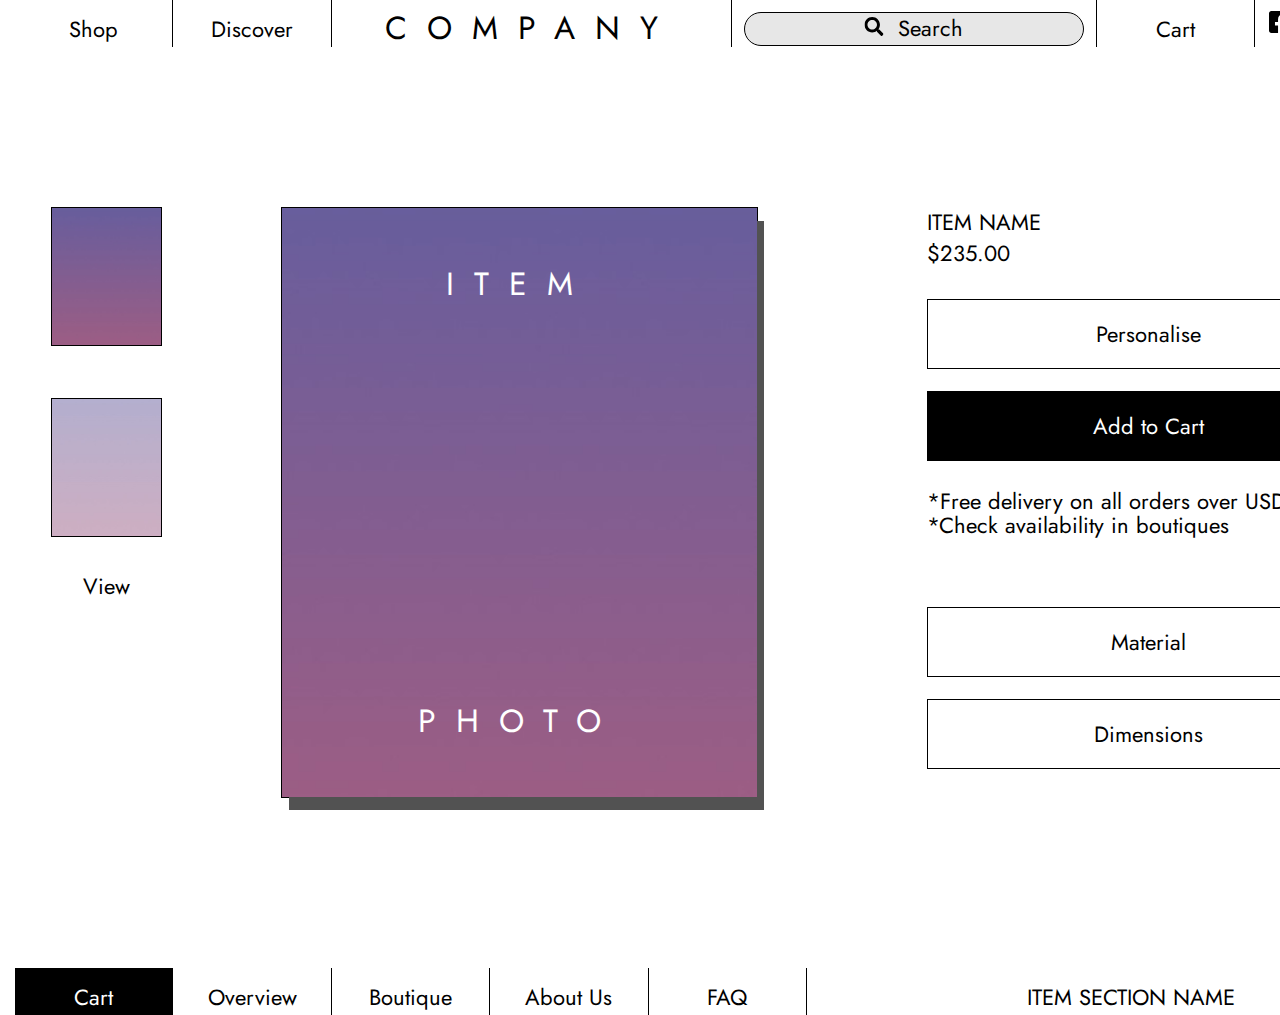
<file: someCompany/index.html>
<!DOCTYPE html>
<html lang="en">

<head>
	<meta charset="UTF-8">
	<meta http-equiv="X-UA-Compatible" content="IE=edge">
	<meta name="viewport" content="width=device-width, initial-scale=1.0">
	<title>Document</title>
	<link rel="stylesheet" href="css/style.css">
	<script type="module" defer src="js/script.js"></script>
</head>

<body data-switchable>
	<div class="wrapper">
		<header class="header">
			<div class="header__container container">
				<a data-switchable href="#" class="header__link menu-link">Shop</a>
				<a data-switchable href="#" class="header__link menu-link">Discover</a>
				<a data-switchable href="/" class="header__logo">COMPANY</a>
				<div data-switchable class="header__search search">
					<div class="search__wrapper">
						<input placeholder=" " type="text">
						<div class="search__inner">
							<button>
								<svg width="19" height="19" viewBox="0 0 19 19" fill="none" xmlns="http://www.w3.org/2000/svg">
									<path
										d="M18.7416 16.4267L15.0415 12.7273C14.8745 12.5603 14.6481 12.4675 14.4106 12.4675H13.8057C14.83 11.1577 15.4386 9.5102 15.4386 7.718C15.4386 3.45455 11.9835 0 7.71932 0C3.45514 0 0 3.45455 0 7.718C0 11.9814 3.45514 15.436 7.71932 15.436C9.51183 15.436 11.1596 14.8275 12.4697 13.8033V14.4082C12.4697 14.6456 12.5624 14.872 12.7294 15.039L16.4295 18.7384C16.7784 19.0872 17.3425 19.0872 17.6876 18.7384L18.7379 17.6883C19.0867 17.3395 19.0867 16.7755 18.7416 16.4267ZM7.71932 12.4675C5.09549 12.4675 2.96897 10.3451 2.96897 7.718C2.96897 5.09462 5.09178 2.96846 7.71932 2.96846C10.3431 2.96846 12.4697 5.09091 12.4697 7.718C12.4697 10.3414 10.3469 12.4675 7.71932 12.4675Z"
										fill="black" />
								</svg>
							</button>
							<p>Search</p>
						</div>
					</div>
				</div>
				<a data-switchable href="#" class="header__link menu-link">Cart</a>
				<div data-switchable class="header__social">
					<a href="#">
						<svg width="22" height="22" viewBox="0 0 22 22" fill="none" xmlns="http://www.w3.org/2000/svg">
							<path
								d="M19.5312 0H2.34375C1.72215 0 1.12601 0.24693 0.686468 0.686469C0.24693 1.12601 0 1.72215 0 2.34375L0 19.5312C0 20.1529 0.24693 20.749 0.686468 21.1885C1.12601 21.6281 1.72215 21.875 2.34375 21.875H9.04541V14.438H5.96924V10.9375H9.04541V8.26953C9.04541 5.23486 10.8521 3.55859 13.6191 3.55859C14.9443 3.55859 16.3301 3.79492 16.3301 3.79492V6.77344H14.8032C13.2988 6.77344 12.8296 7.70703 12.8296 8.66455V10.9375H16.188L15.6509 14.438H12.8296V21.875H19.5312C20.1529 21.875 20.749 21.6281 21.1885 21.1885C21.6281 20.749 21.875 20.1529 21.875 19.5312V2.34375C21.875 1.72215 21.6281 1.12601 21.1885 0.686469C20.749 0.24693 20.1529 0 19.5312 0Z"
								fill="black" />
						</svg>
					</a>
				</div>
				<div data-switchable class="header__social">
					<a href="#">
						<svg width="22" height="22" viewBox="0 0 22 22" fill="none" xmlns="http://www.w3.org/2000/svg">
							<path
								d="M10.946 5.33081C7.84058 5.33081 5.33569 7.83569 5.33569 10.9412C5.33569 14.0466 7.84058 16.5515 10.946 16.5515C14.0515 16.5515 16.5564 14.0466 16.5564 10.9412C16.5564 7.83569 14.0515 5.33081 10.946 5.33081ZM10.946 14.5886C8.93921 14.5886 7.29858 12.9529 7.29858 10.9412C7.29858 8.92944 8.93433 7.2937 10.946 7.2937C12.9578 7.2937 14.5935 8.92944 14.5935 10.9412C14.5935 12.9529 12.9529 14.5886 10.946 14.5886ZM18.0945 5.10132C18.0945 5.82886 17.5085 6.40991 16.7859 6.40991C16.0584 6.40991 15.4773 5.82397 15.4773 5.10132C15.4773 4.37866 16.0632 3.79272 16.7859 3.79272C17.5085 3.79272 18.0945 4.37866 18.0945 5.10132ZM21.8103 6.42944C21.7273 4.67651 21.3269 3.12378 20.0427 1.84448C18.7634 0.565185 17.2107 0.164795 15.4578 0.0769043C13.6511 -0.0256348 8.23608 -0.0256348 6.42944 0.0769043C4.6814 0.159912 3.12866 0.560303 1.84448 1.8396C0.560303 3.1189 0.164795 4.67163 0.0769043 6.42456C-0.0256348 8.2312 -0.0256348 13.6462 0.0769043 15.4529C0.159912 17.2058 0.560303 18.7585 1.84448 20.0378C3.12866 21.3171 4.67651 21.7175 6.42944 21.8054C8.23608 21.908 13.6511 21.908 15.4578 21.8054C17.2107 21.7224 18.7634 21.322 20.0427 20.0378C21.322 18.7585 21.7224 17.2058 21.8103 15.4529C21.9128 13.6462 21.9128 8.23608 21.8103 6.42944ZM19.4763 17.3914C19.0955 18.3484 18.3582 19.0857 17.3962 19.4714C15.9558 20.0427 12.5378 19.9109 10.946 19.9109C9.35425 19.9109 5.9314 20.0378 4.49585 19.4714C3.53882 19.0906 2.80151 18.3533 2.41577 17.3914C1.84448 15.9509 1.97632 12.533 1.97632 10.9412C1.97632 9.34937 1.84937 5.92651 2.41577 4.49097C2.79663 3.53394 3.53394 2.79663 4.49585 2.41089C5.93628 1.8396 9.35425 1.97144 10.946 1.97144C12.5378 1.97144 15.9607 1.84448 17.3962 2.41089C18.3533 2.79175 19.0906 3.52905 19.4763 4.49097C20.0476 5.9314 19.9158 9.34937 19.9158 10.9412C19.9158 12.533 20.0476 15.9558 19.4763 17.3914Z"
								fill="black" />
						</svg>
					</a>
				</div>
				<div data-switchable class="header__social">
					<a href="#">
						<svg width="25" height="22" viewBox="0 0 25 22" fill="none" xmlns="http://www.w3.org/2000/svg">
							<path
								d="M22.5738 1.49576C19.8981 -0.784512 15.9186 -0.374356 13.4625 2.15982L12.5006 3.15104L11.5387 2.15982C9.08751 -0.374356 5.10314 -0.784512 2.42736 1.49576C-0.639049 4.11295 -0.800182 8.81022 1.94396 11.6471L11.3922 21.403C12.0026 22.0329 12.9938 22.0329 13.6041 21.403L23.0524 11.6471C25.8014 8.81022 25.6402 4.11295 22.5738 1.49576Z"
								fill="black" />
						</svg>
					</a>
				</div>
				<button data-switchable class="header__social swich-theme">
					<svg width="25" height="25" viewBox="0 0 25 25" fill="none" xmlns="http://www.w3.org/2000/svg">
						<path
							d="M0 12.1094C0 18.7972 5.42153 24.2188 12.1094 24.2188C18.7972 24.2188 24.2188 18.7972 24.2188 12.1094C24.2188 5.42158 18.7972 0 12.1094 0C5.42158 0 0 5.42153 0 12.1094ZM12.1094 21.0938V3.125C17.0754 3.125 21.0938 7.14409 21.0938 12.1094C21.0938 17.0754 17.0747 21.0938 12.1094 21.0938Z"
							fill="black" />
					</svg>
				</button>
			</div>
		</header>
		<main>
			<section class="shop">
				<div class="shop__container container">
					<div class="shop__images shop-images">
						<div class="shop-images__pagination">
							<div class="shop-images__list">
								<div data-switchable class="shop-images__list-item"><img src="img/img1.jpg" alt=""></div>
								<div data-switchable class="shop-images__list-item"><img src="img/img2.jpg" alt=""></div>
							</div>
							<button data-switchable class="shop-images__view-btn">View</button>
						</div>
						<div data-switchable class="shop-images__image">
							<img src="img/img1.jpg" alt="">
							<p>ITEM</p>
							<p>PHOTO</p>
						</div>
					</div>
					<div data-switchable class="shop__body">
						<div class="shop__title">
							<p>ITEM NAME</p>
							<p>$235.00</p>
						</div>
						<button data-switchable class="shop__btn btn">Personalise</button>
						<div data-switchable class="shop__btn-add-to-cart">
							<button class="btn btn_dark">Add to Cart</button>
							<button><img src="img/icons/add.svg" alt=""></button>
						</div>
						<div class="shop__notice">
							<p>*Free delivery on all orders over USD $50</p>
							<p>*Check availability in boutiques</p>
						</div>
						<button data-switchable class="shop__btn btn shop__btn-download">Material
							<svg width="22" height="22" viewBox="0 0 22 22" fill="none" xmlns="http://www.w3.org/2000/svg">
								<path
									d="M19.895 9.30176L20.979 10.3857C21.438 10.8447 21.438 11.5869 20.979 12.041L11.4917 21.5332C11.0327 21.9922 10.2905 21.9922 9.83643 21.5332L0.344238 12.041C-0.114746 11.582 -0.114746 10.8398 0.344238 10.3857L1.42822 9.30176C1.89209 8.83789 2.64893 8.84766 3.10303 9.32129L8.7085 15.2051V1.17188C8.7085 0.522461 9.23096 0 9.88037 0H11.4429C12.0923 0 12.6147 0.522461 12.6147 1.17188V15.2051L18.2202 9.32129C18.6743 8.84277 19.4312 8.83301 19.895 9.30176Z"
									fill="black" />
							</svg>
						</button>
						<button data-switchable class="shop__btn btn shop__btn-download">Dimensions
							<svg width="22" height="22" viewBox="0 0 22 22" fill="none" xmlns="http://www.w3.org/2000/svg">
								<path
									d="M19.895 9.30176L20.979 10.3857C21.438 10.8447 21.438 11.5869 20.979 12.041L11.4917 21.5332C11.0327 21.9922 10.2905 21.9922 9.83643 21.5332L0.344238 12.041C-0.114746 11.582 -0.114746 10.8398 0.344238 10.3857L1.42822 9.30176C1.89209 8.83789 2.64893 8.84766 3.10303 9.32129L8.7085 15.2051V1.17188C8.7085 0.522461 9.23096 0 9.88037 0H11.4429C12.0923 0 12.6147 0.522461 12.6147 1.17188V15.2051L18.2202 9.32129C18.6743 8.84277 19.4312 8.83301 19.895 9.30176Z"
									fill="black" />
							</svg>
						</button>
					</div>
				</div>
			</section>
		</main>
		<footer class="footer">
			<div class="footer__container container">
				<a data-switchable href="#" class="header__link menu-link active">Cart</a>
				<a data-switchable href="#" class="header__link menu-link">Overview</a>
				<a data-switchable href="#" class="header__link menu-link">Boutique</a>
				<a data-switchable href="#" class="header__link menu-link">About Us</a>
				<a data-switchable href="#" class="header__link menu-link">FAQ</a>
				<a data-switchable href="#" class="header__link menu-link">ITEM SECTION NAME</a>
			</div>
		</footer>
	</div>
</body>

</html>
</file>
<file: someCompany/css/style.css>
* {
  padding: 0;
  margin: 0;
  border: 0;
}

*, *:before, *:after {
  -moz-box-sizing: border-box;
  -webkit-box-sizing: border-box;
  box-sizing: border-box;
}

:focus, :active {
  outline: none;
}

a:focus, a:active {
  outline: none;
}

nav, footer, header, aside {
  display: block;
}

html, body {
  height: 100%;
  width: 100%;
  font-size: 100%;
  line-height: 1;
  -ms-text-size-adjust: 100%;
  -moz-text-size-adjust: 100%;
  -webkit-text-size-adjust: 100%;
}

input, button, textarea {
  font-family: inherit;
}

input::-ms-clear {
  display: none;
}

button {
  cursor: pointer;
}

button::-moz-focus-inner {
  padding: 0;
  border: 0;
}

a, a:visited {
  text-decoration: none;
}

a:hover {
  text-decoration: none;
}

ul li {
  list-style: none;
}

img {
  vertical-align: top;
}

h1, h2, h3, h4, h5, h6 {
  font-size: inherit;
  font-weight: 400;
}

@font-face {
  font-family: "Jost";
  src: local("Jost Regular"), local("Jost-Regular"), url("../fonts/Jost-Regular.woff2") format("woff2"), url("../fonts/Jost-Regular.woff") format("woff"), url("../fonts/Jost-Regular.ttf") format("truetype");
  font-weight: 400;
  font-style: normal;
}
body {
  font-family: "Jost";
  background-color: #fff;
}
body.darkTheme {
  background-color: black;
}

a {
  text-decoration: none;
}

button:active {
  background-color: rgb(199, 199, 199);
}

.wrapper {
  height: 100%;
  display: flex;
  flex-direction: column;
}
.wrapper main {
  flex-grow: 1;
}

.container {
  padding: 0 15px;
  width: 1470px;
  margin: 0 auto;
}

.menu-link {
  line-height: 1.5909090909;
  font-size: 22px;
  text-align: center;
  flex: 0 0 11%;
  color: black;
}
.menu-link.active {
  color: white;
  background-color: #000;
}
.menu-link.darkTheme {
  color: white;
}
.menu-link.darkTheme.active {
  color: black;
  background-color: #fff;
}

.btn {
  border: 1px solid black;
  font-size: 22px;
  padding: 18px;
  background-color: transparent;
}
.btn_dark {
  color: white;
  background-color: #000;
}

.header__container {
  display: flex;
}
.header__container > * {
  padding-top: 12px;
}
.header__container > *:not(:last-child) {
  border-right: 1px solid black;
}
.header__container > *:not(:last-child).darkTheme {
  border-color: white;
}
.header__logo {
  font-size: 32px;
  letter-spacing: 20px;
  padding-left: 53px;
  padding-right: 53px;
  color: black;
}
.header__logo.darkTheme {
  color: white;
}
.header__search {
  flex: 1 0 auto;
}
.header__social {
  flex: 0 0 50px;
  display: flex;
  justify-content: center;
  align-items: center;
  padding: 0;
}
.header__social.darkTheme svg path {
  fill: white;
}

.search.darkTheme input {
  background-color: #181818;
  color: white;
  border-color: white;
}
.search.darkTheme p {
  color: white;
}
.search.darkTheme path {
  fill: white;
}
.search__wrapper {
  margin: 0 12px;
  color: black;
  font-size: 22px;
  position: relative;
}
.search__wrapper input {
  border: 1px black solid;
  border-radius: 30px;
  font-size: 22px;
  padding: 0 10px;
  width: 100%;
  text-align: center;
  background-color: #e7e7e7;
}
.search__wrapper input:not(:placeholder-shown) + .search__inner, .search__wrapper input:focus + .search__inner {
  display: none;
}
.search__inner {
  position: absolute;
  top: 50%;
  left: 50%;
  display: flex;
  transform: translate(-50%, -50%);
  z-index: 10;
  pointer-events: none;
}
.search__inner button {
  background-color: transparent;
  margin-right: 15px;
}
.search__inner p {
  font-size: 22px;
}

.swich-theme {
  background-color: transparent;
}

.shop {
  padding-top: 160px;
  padding-bottom: 170px;
}
.shop__container {
  padding-left: 51px;
  padding-right: 100px;
  display: flex;
  justify-content: space-between;
}
.shop__images {
  flex: 1 0 auto;
}
.shop__body {
  flex: 0 0 443px;
  display: flex;
  flex-direction: column;
}
.shop__body.darkTheme * {
  color: white;
}
.shop__title {
  font-size: 22px;
  line-height: 1.4090909091;
  margin-bottom: 30px;
}
.shop__notice {
  margin-bottom: 70px;
}
.shop__notice p {
  line-height: 1.1;
  font-size: 22px;
}
.shop__btn {
  margin-bottom: 22px;
}
.shop__btn.darkTheme {
  border-color: white;
}
.shop__btn.darkTheme path {
  fill: white;
}
.shop__btn-add-to-cart {
  border: 1px solid black;
  position: relative;
  margin-bottom: 28px;
}
.shop__btn-add-to-cart.darkTheme {
  border-color: white;
}
.shop__btn-add-to-cart.darkTheme button:nth-child(1) {
  color: black;
  background-color: #fff;
}
.shop__btn-add-to-cart.darkTheme button:nth-child(2) {
  background-color: #000;
}
.shop__btn-add-to-cart button:nth-child(1) {
  width: 100%;
  border: none;
}
.shop__btn-add-to-cart button:nth-child(2) {
  position: absolute;
  right: 0;
  top: 0;
  width: 64px;
  height: 100%;
  background-color: #fff;
  display: flex;
  justify-content: center;
  align-items: center;
}
.shop__btn-download {
  position: relative;
}
.shop__btn-download svg {
  position: absolute;
  right: 24px;
  top: 50%;
  transform: translateY(-50%);
}

.shop-images {
  display: flex;
}
.shop-images__pagination {
  margin-right: 119px;
}
.shop-images__list {
  display: flex;
  flex-direction: column;
  gap: 52px;
  margin-bottom: 33px;
}
.shop-images__list-item {
  width: 111px;
  height: 139px;
  border: 1px solid black;
}
.shop-images__list-item.darkTheme {
  border-color: white;
}
.shop-images__list-item img {
  width: 100%;
  height: 100%;
  object-fit: cover;
}
.shop-images__view-btn {
  font-size: 22px;
  background-color: transparent;
  margin: 0 auto;
  display: block;
}
.shop-images__view-btn.darkTheme {
  color: white;
}
.shop-images__image {
  width: 477px;
  height: 591px;
  position: relative;
  z-index: 10;
  border: 1px solid black;
}
.shop-images__image img {
  width: 100%;
  height: 100%;
  object-fit: cover;
}
.shop-images__image p {
  color: white;
  font-size: 32px;
  letter-spacing: 20px;
  position: absolute;
  left: 0;
  width: 100%;
  text-align: center;
}
.shop-images__image p:nth-child(2) {
  top: 60px;
}
.shop-images__image p:nth-child(3) {
  bottom: 60px;
}
.shop-images__image::before {
  content: "";
  position: absolute;
  bottom: -13px;
  right: -7px;
  width: 100%;
  height: 100%;
  background-color: rgb(82, 82, 82);
  z-index: -1;
}
.shop-images__image.darkTheme {
  border: 1px solid white;
}
.shop-images__image.darkTheme::before {
  background-color: rgb(177, 177, 177);
}

.footer__container {
  display: flex;
}
.footer__container > * {
  padding-top: 12px;
}
.footer__container > *:not(:last-child) {
  border-right: 1px solid black;
}
.footer__container > *:not(:last-child).darkTheme {
  border-color: white;
}
.footer__container .menu-link:last-child {
  flex: 1 0 auto;
}
</file>
